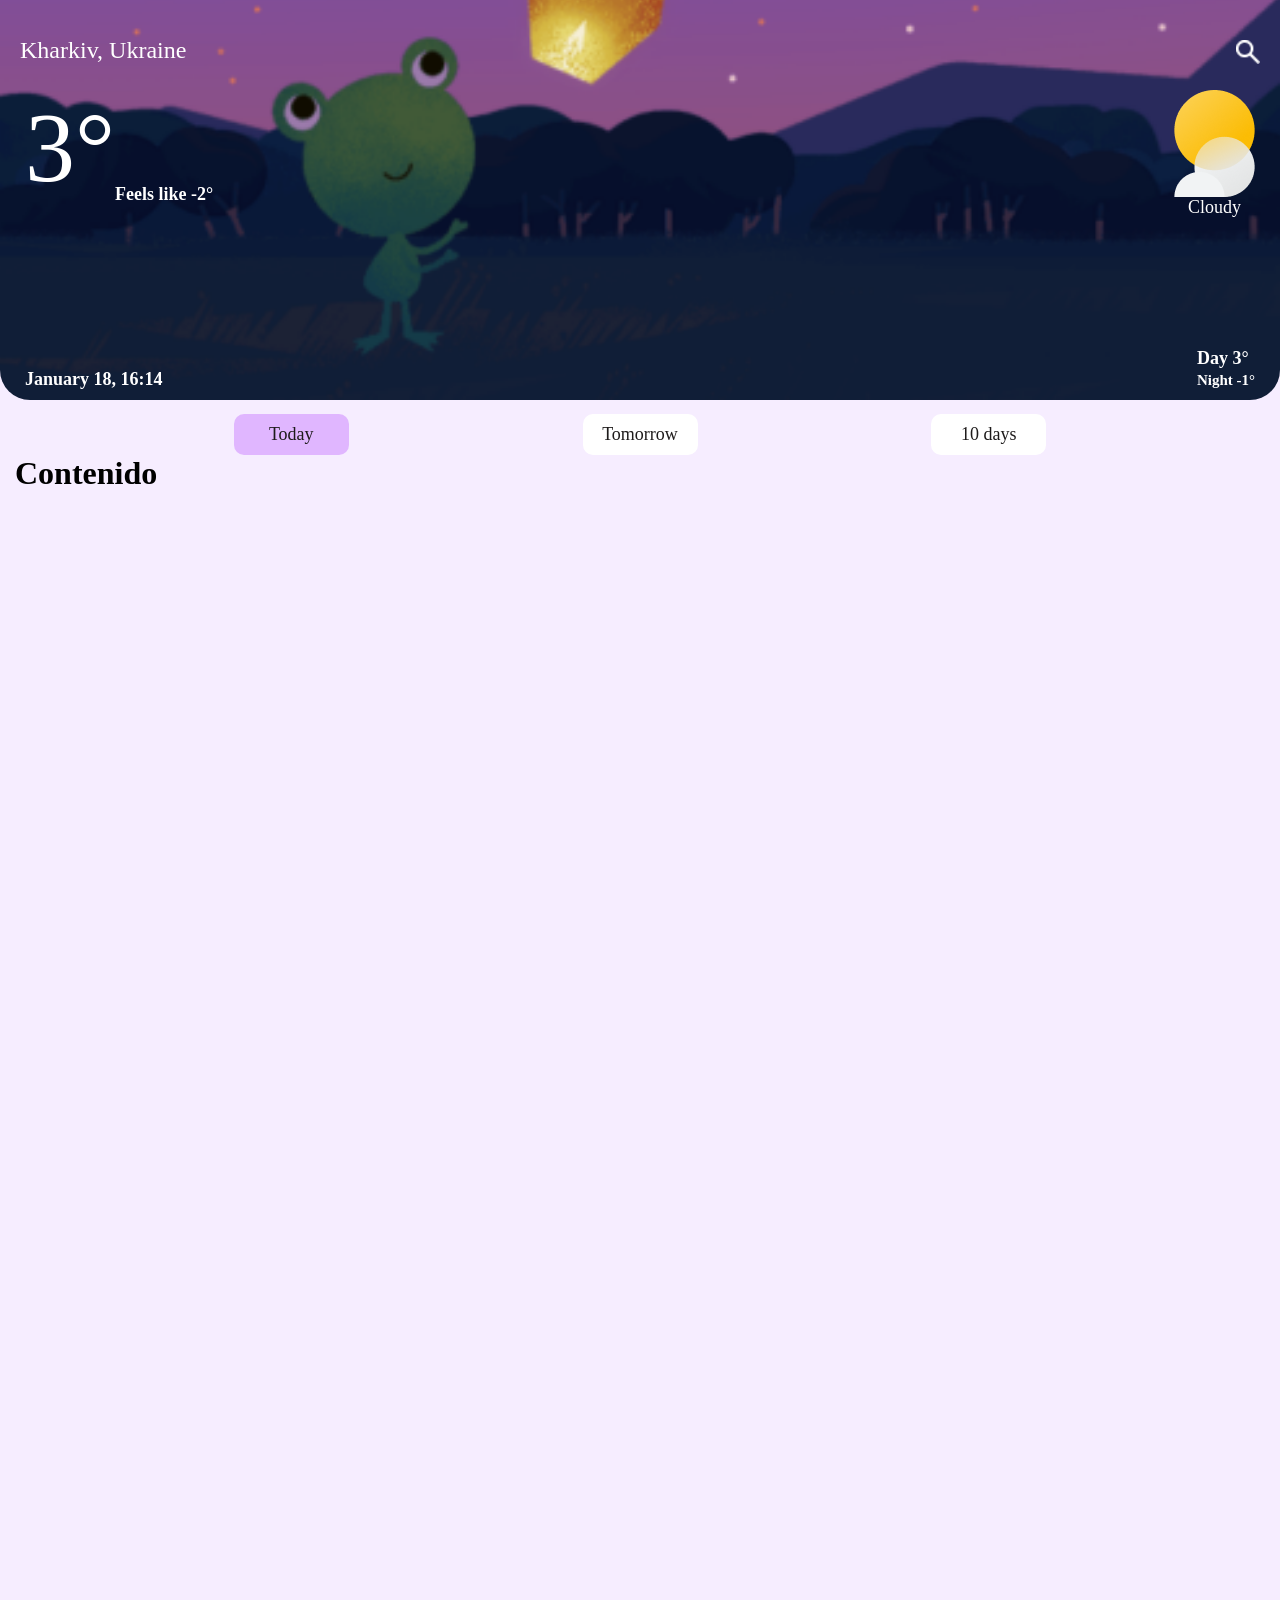
<file: components/collapsingToolbar.html>
<!DOCTYPE html>
<html lang="es">

<head>
    <meta charset="UTF-8">
    <meta name="viewport" content="width=device-width, initial-scale=1.0">
    <title>Collapsing Toolbar</title>
    <script defer src="../js/collapsingToolbar.js"></script>
    <link rel="stylesheet" href="../css/collapsingToolbar.css">
</head>

<body>

    <!-- Toolbar que se colapsa -->
    <header class="toolbar" id="toolbar">
        <div class="search">
            <input type="text" placeholder="Ingrese un lugar a buscar" value="Kharkiv, Ukraine">
            <img src="../storage/img/search_white.png">
        </div>
        <div class="result">
            <ul>
                <!-- <li>Producto 1</li> -->
            </ul>
        </div>
        <div class="real_time">
            <div>
                <span>3°</span>
                <div>Feels like -2°</div>
            </div>
            <div>
                <img src="../storage/img/cloud_and_sun_1.png">
                <div>Cloudy</div>
            </div>
        </div>
        <div class="weather_today">
            <div>January 18, 16:14</div>
            <div>
                <p>Day 3°</p>
                <small>Night -1°</small>
            </div>
        </div>
        <div class="toolbar_menu">
            <a href="#" class="active">Today</a>
            <a href="#">Tomorrow</a>
            <a href="#">10 days</a>
        </div>
    </header>

    <!-- Contenido principal -->
    <main class="content">
        <h1>Contenido</h1>
        <br><br><br><br><br><br><br><br><br><br><br><br><br><br><br><br><br><br><br><br><br><br><br><br><br><br><br><br><br><br><br><br><br><br><br><br><br><br><br><br><br><br><br><br><br><br><br><br><br><br><br><br><br><br><br><br><br><br><br><br><br><br><br><br><br><br><br><br><br><br><br><br><br><br><br><br><br><br><br><br><br><br><br><br><br><br><br><br><br><br><br><br><br><br><br><br><br><br><br><br>
    </main>

</body>

</html>
</file>
<file: css/collapsingToolbar.css>
@import url(variables.css);

* {
    margin: 0;
    padding: 0;
    box-sizing: border-box;
    font-family: "OpenSans-Regular";
}
body {
    background: var(--background-1);
}
/* Estilos para el encabezado */
.toolbar {
    position: fixed;
    top: 0;
    left: 0;
    width: 100%;
    height: 400px;
    background-image: url(../storage/img/background.png);
    background-size: cover;
    background-repeat: no-repeat;
    background-position: center 100%;
    border-bottom-right-radius: 30px;
    border-bottom-left-radius: 30px;
    color: var(--color-1);
    font-size: 18px;
    transition: height 0.1s;
}

.search {
    width: 100%;
    display: flex;
    position: relative;
    z-index: 1;
    top: 30px;
    flex-direction: row;
}

.search img {
    position: absolute;
    right: 0;
    width: 24px;
    height: 24px;
    margin: 10px;
    margin-right: 20px;
}

.search input {
    width: 100%;
    font-size: 1.5rem;
    background: transparent;
    border: none;
    outline: none;
    height: 40px;
    padding-left: 20px;
    padding-right: 55px;
    color: var(--color-1);
}

.search input::placeholder {
    color: var(--color-1);
}

.result {
    width: 100%;
    max-height: 12.5rem;
    background: var(--button-1);
    border-bottom-left-radius: 5px;
    border-bottom-right-radius: 5px;
    overflow-y: auto;
    position: absolute;
    top: 70px;
    z-index: 1;
}

.result::-webkit-scrollbar {
    width: 12px;
}

.result::-webkit-scrollbar-track {
    background: transparent;
}

.result::-webkit-scrollbar-thumb {
    background-color: var(--color-1);
    border-radius: 5px;
    border: 4px solid var(--button-1);
}

.result ul {
    display: flex;
    flex-direction: column;
    list-style-type: none;
    font-size: .8rem;
    padding: 0;
    margin: 0;
    grid: 0.25rem;
}

.result ul li {
    list-style: none;
    padding: 1rem 1.1rem;
}

.result ul li:hover {
    background: var(--card-1);
    cursor: pointer;
}

.real_time {
    position: relative;
    top: 50px;
}

.real_time>div:first-child {
    /* background: rebeccapurple; */
    display: flex;
    position: absolute;
    flex-direction: row;
    left: 25px;
}

.real_time>div:first-child span {
    font-size: 100px;
}

.real_time>div:first-child div {
    align-self: end;
    font-weight: 600;
}

.real_time>div:last-child {
    /* background: orange; */
    display: flex;
    position: absolute;
    flex-direction: column;
    right: 25px;
    align-items: center;
}

.weather_today {
    width: 100%;
    position: absolute;
    display: flex;
    flex-direction: row;
    justify-content: space-between;
    align-items: flex-end;
    padding: 0 25px;
    font-weight: 600;
    /* background: red; */
    bottom: 10px;
}

.toolbar_menu {
    position: absolute;
    bottom: -55px;
    width: 100%;
    display: flex;
    justify-content: space-evenly;
}

.toolbar_menu a {
    width: 115px;
    text-align: center;
    background: var(--button-2);
    padding: 10px;
    text-decoration: none;
    border-radius: 10px;
    color: var(--color-2);
}
.toolbar_menu a.active{
    background: var(--button-1);
}

/* Contenedor principal */
.content {
    margin-top: 455px;
    padding: 0 15px;
}
</file>
